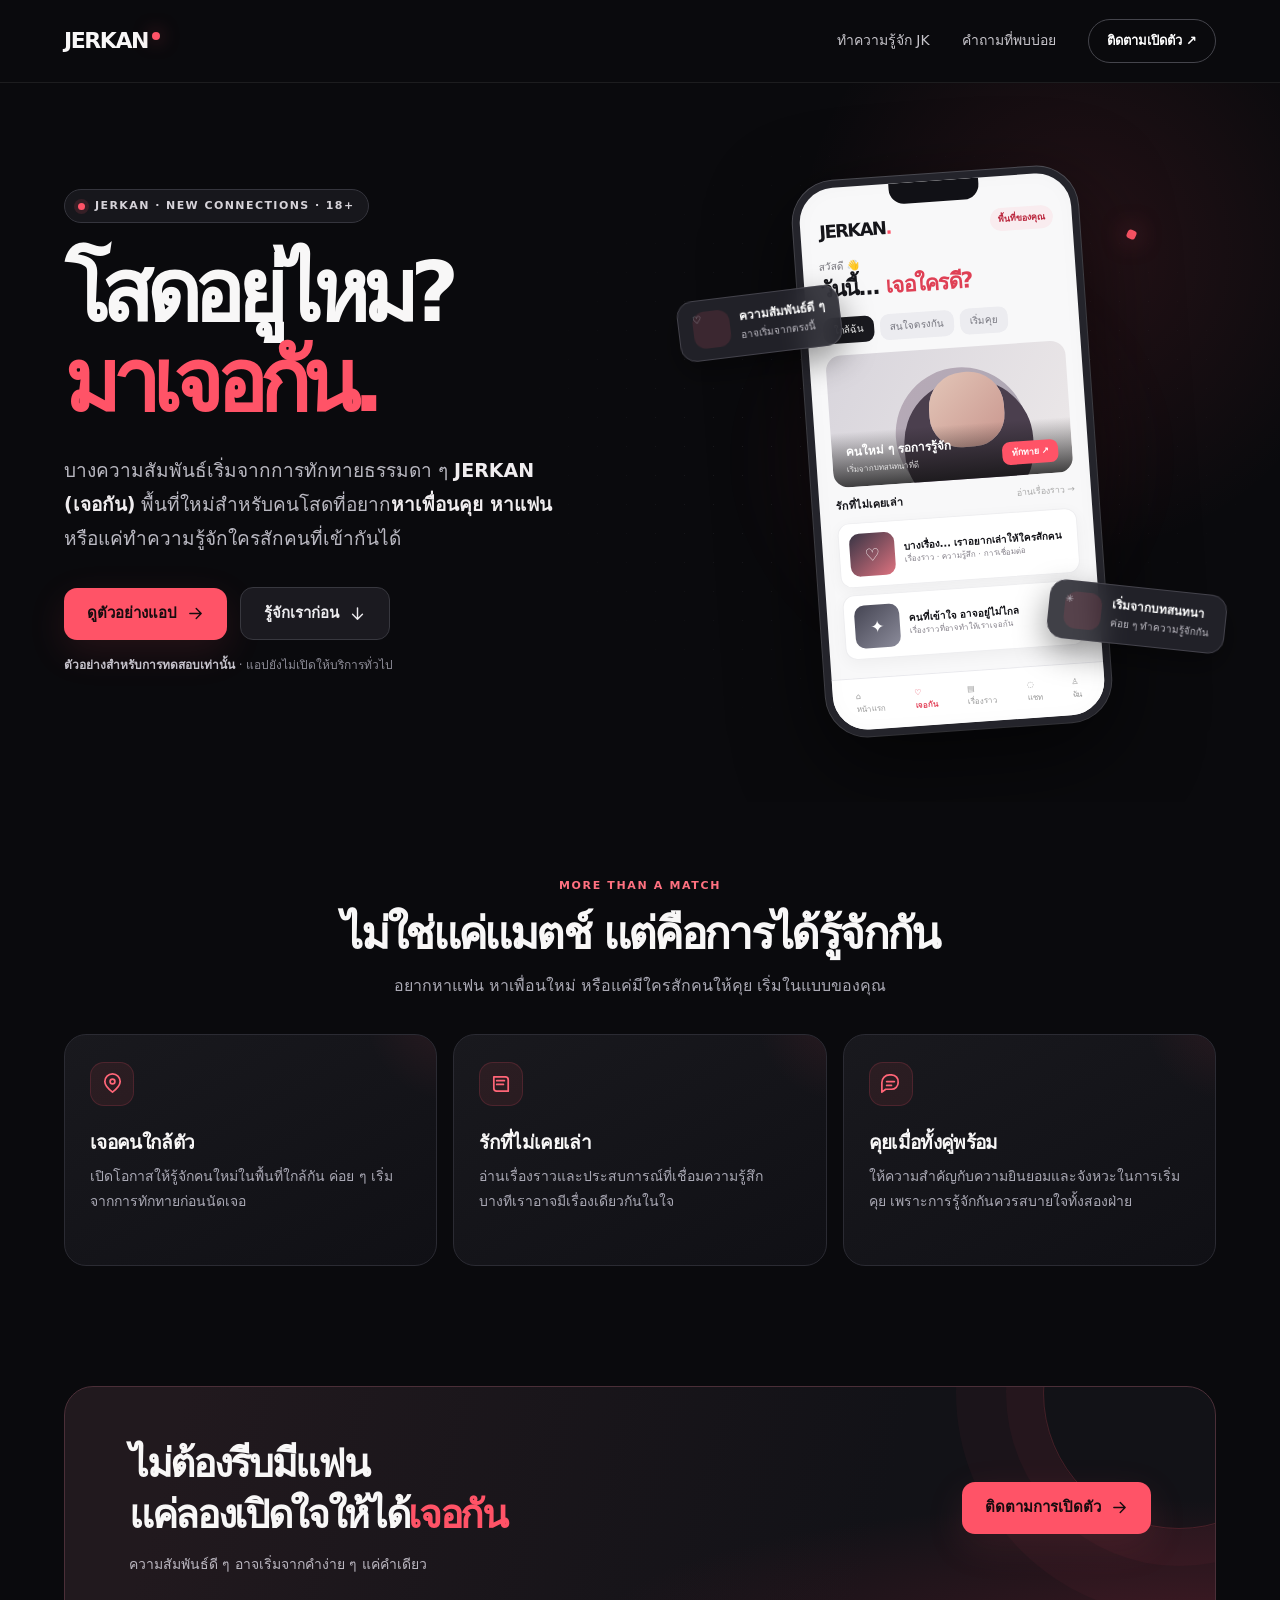
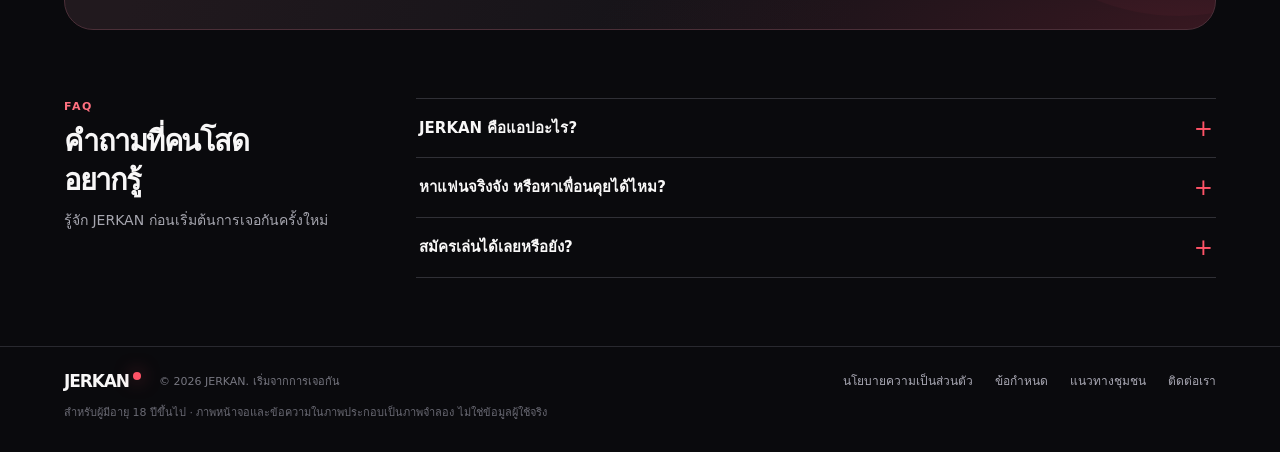
<file: landing/index.html>
<!doctype html>
<html lang="th">
<head>
  <meta charset="utf-8">
  <meta name="viewport" content="width=device-width,initial-scale=1,viewport-fit=cover">
  <meta name="theme-color" content="#0a0a0d">
  <meta name="color-scheme" content="dark">
  <meta name="description" content="JERKAN (เจอกัน) พื้นที่ใหม่สำหรับคนโสด หาเพื่อนคุย หาแฟน และทำความรู้จักคนใหม่ใกล้ตัว เริ่มความสัมพันธ์จากบทสนทนา เรื่องราว และความเข้าใจ สำหรับผู้มีอายุ 18 ปีขึ้นไป">
  <meta name="keywords" content="แอปหาคู่,หาแฟน,คนโสด,หาเพื่อนคุย,แอปหาแฟน,แอพหาคู่,คนโสดใกล้ฉัน,หาเพื่อนใหม่,หาคู่จริงจัง,หาแฟนออนไลน์,แชทหาเพื่อน,พูดคุยกับคนใหม่,เจอกัน,JERKAN,JK">
  <meta name="author" content="JERKAN">
  <meta name="robots" content="index,follow,max-image-preview:large">
  <meta name="googlebot" content="index,follow">
  <meta property="og:locale" content="th_TH">
  <meta property="og:type" content="website">
  <meta property="og:site_name" content="JERKAN">
  <meta property="og:title" content="JERKAN — โสดอยู่ไหม? มาเจอกัน">
  <meta property="og:description" content="แอปหาเพื่อนคุย หาแฟน และทำความรู้จักคนใหม่ ที่ให้ความสำคัญกับบทสนทนา ไม่ใช่แค่การ Match">
  <meta property="og:url" content="https://peeradons.github.io/jk-live/landing/">
  <meta property="og:image" content="https://peeradons.github.io/jk-live/landing/og-cover.svg">
  <meta property="og:image:width" content="1200">
  <meta property="og:image:height" content="630">
  <meta property="og:image:alt" content="JERKAN โสดอยู่ไหม มาเจอกัน">
  <meta name="twitter:card" content="summary_large_image">
  <meta name="twitter:title" content="JERKAN — โสดอยู่ไหม? มาเจอกัน">
  <meta name="twitter:description" content="พื้นที่สำหรับคนโสด หาเพื่อนคุย หาแฟน และความสัมพันธ์ที่เริ่มจากบทสนทนา">
  <meta name="twitter:image" content="https://peeradons.github.io/jk-live/landing/og-cover.svg">
  <link rel="canonical" href="https://peeradons.github.io/jk-live/landing/">
  <link rel="icon" type="image/svg+xml" href="./favicon.svg">
  <title>JERKAN (เจอกัน) — แอปหาคู่ หาแฟน หาเพื่อนคุยสำหรับคนโสด</title>
  <script type="application/ld+json">
    {"@context":"https://schema.org","@graph":[{"@type":"Organization","@id":"https://peeradons.github.io/jk-live/landing/#organization","name":"JERKAN","alternateName":["JK","เจอกัน"],"url":"https://peeradons.github.io/jk-live/landing/","logo":"https://peeradons.github.io/jk-live/landing/favicon.svg","email":"hello@jerkan.app"},{"@type":"WebSite","@id":"https://peeradons.github.io/jk-live/landing/#website","name":"JERKAN — เจอกัน","url":"https://peeradons.github.io/jk-live/landing/","inLanguage":"th-TH","description":"พื้นที่สำหรับคนโสด หาเพื่อนคุย หาแฟน และเริ่มบทสนทนากับคนใหม่","publisher":{"@id":"https://peeradons.github.io/jk-live/landing/#organization"}},{"@type":"WebPage","@id":"https://peeradons.github.io/jk-live/landing/#webpage","url":"https://peeradons.github.io/jk-live/landing/","name":"JERKAN แอปหาคู่ หาแฟน หาเพื่อนคุย","inLanguage":"th-TH","isPartOf":{"@id":"https://peeradons.github.io/jk-live/landing/#website"},"description":"แอปสำหรับคนโสดที่อยากหาเพื่อนคุย หาแฟน และทำความรู้จักคนใหม่"}]}
  </script>
  <style>
    :root{--bg:#0a0a0d;--panel:#131318;--panel2:#1b1b21;--line:#303037;--muted:#a8a8b2;--white:#f8f7f7;--coral:#ff5367;--coral2:#ff7180;--max:1152px}
    *{box-sizing:border-box}html{scroll-behavior:smooth}body{margin:0;background:var(--bg);color:var(--white);font-family:ui-sans-serif,system-ui,-apple-system,"Segoe UI",Tahoma,sans-serif;-webkit-font-smoothing:antialiased;overflow-x:hidden;font-size:16px;line-height:1.65}a{color:inherit;text-decoration:none}button{font:inherit}a:focus-visible,summary:focus-visible,button:focus-visible{outline:3px solid var(--coral2);outline-offset:4px;border-radius:6px}::selection{background:#ff5367;color:#0c0c0f}img,svg{max-width:100%}section{scroll-margin-top:80px}
    .container{width:min(var(--max),calc(100% - 48px));margin:auto}.skip{position:absolute;z-index:200;top:-100px;left:15px;background:#fff;color:#000;padding:12px 18px}.skip:focus{top:14px}
    .top{position:relative;z-index:12;border-bottom:1px solid rgba(255,255,255,.08)}.nav{min-height:82px;display:flex;align-items:center;justify-content:space-between;gap:20px}.brand{display:inline-flex;align-items:center;font-weight:850;font-size:22px;letter-spacing:-.065em;white-space:nowrap;line-height:1}.brand .mark{display:inline-block;width:8px;height:8px;margin:0 0 11px 4px;border-radius:100%;background:var(--coral);box-shadow:0 0 18px #ff536790}.navlinks{display:flex;align-items:center;gap:32px;color:#c7c5cb;font-size:14px}.navlinks a:not(.small-cta):hover{color:#fff}.small-cta{border:1px solid #45454c;border-radius:99px;padding:10px 18px;color:#fff;font-size:13px;font-weight:700;transition:background .2s,border-color .2s}.small-cta:hover{background:#24242a;border-color:#72727d}
    .hero{position:relative;isolation:isolate;padding:75px 0 58px;overflow:hidden}.hero:before{content:"";position:absolute;z-index:-2;top:-230px;right:-180px;width:760px;height:800px;background:radial-gradient(closest-side,#ff53671c,transparent 75%);pointer-events:none}.hero:after{content:"";position:absolute;z-index:-2;top:30px;left:41%;width:740px;height:640px;opacity:.36;background-image:radial-gradient(#606069 0.8px,transparent .8px);background-size:29px 29px;mask-image:radial-gradient(ellipse,black,transparent 72%);pointer-events:none}.hero-grid{display:grid;grid-template-columns:minmax(0,1fr) minmax(400px,.96fr);gap:34px;align-items:center;min-height:560px}.copy{position:relative;z-index:3;padding-bottom:25px}.eyebrow{display:inline-flex;align-items:center;gap:10px;padding:7px 13px;border:1px solid #35353d;border-radius:99px;color:#d6d3d9;letter-spacing:.13em;font-size:11px;font-weight:700;text-transform:uppercase;background:#17171c}.live-dot{width:7px;height:7px;background:var(--coral);border-radius:50%;box-shadow:0 0 0 4px #ff536722;animation:pulse 2.8s ease-in-out infinite}@keyframes pulse{50%{box-shadow:0 0 0 7px #ff536708;opacity:.7}}h1{font-weight:850;font-size:clamp(54px,6.6vw,94px);letter-spacing:-.09em;line-height:1.06;margin:25px 0}.heading-accent{color:var(--coral);display:inline-block}.sub{font-size:clamp(16px,1.55vw,19px);line-height:1.8;color:#bab9c2;max-width:510px;margin:0 0 32px}.actions{display:flex;align-items:center;gap:13px;flex-wrap:wrap}.btn{display:inline-flex;justify-content:center;align-items:center;gap:10px;min-height:52px;padding:13px 23px;border-radius:13px;font-weight:750;font-size:15px;white-space:nowrap;transition:transform .22s,box-shadow .22s,background .22s}.btn:hover{transform:translateY(-2px)}.btn-primary{background:var(--coral);color:#170c0f;box-shadow:0 12px 38px #ff53671e}.btn-primary:hover{background:#ff7180;box-shadow:0 15px 40px #ff536738}.btn-ghost{background:#1b1a20;border:1px solid #38383f;color:#ecebee}.btn-ghost:hover{background:#292830}.arrow{width:17px;height:17px;stroke:currentColor;stroke-width:2;fill:none;stroke-linecap:round;stroke-linejoin:round}.status-note{margin-top:16px;font-size:12px;color:#8e8d98}.status-note strong{color:#c6c3cc;font-weight:600}
    .visual{height:586px;position:relative;display:grid;place-items:center;transform:translateX(10px)}.phone-glow{width:430px;height:430px;position:absolute;top:86px;left:50%;transform:translateX(-50%);border-radius:100%;background:radial-gradient(circle,#ff53671e,transparent 69%);filter:blur(22px)}.phone{width:286px;height:557px;background:#f8f8f9;color:#15151a;border:7px solid #24242b;border-radius:42px;box-shadow:0 28px 85px #0000009c,0 0 0 1px #56565e;overflow:hidden;position:relative;transform:rotate(-4deg);animation:float 7s ease-in-out infinite}.phone:after{content:"";position:absolute;inset:0;pointer-events:none;border-radius:35px;box-shadow:inset 0 0 20px #00000006}@keyframes float{50%{transform:rotate(-2deg) translateY(-9px)}}.island{width:90px;height:21px;background:#111116;border-radius:0 0 15px 15px;position:absolute;top:0;left:50%;transform:translateX(-50%);z-index:2}.phone-head{padding:29px 19px 10px;display:flex;justify-content:space-between;align-items:center}.phone-logo{font-weight:900;font-size:18px;letter-spacing:-.09em}.phone-badge{font-size:9px;padding:4px 8px;background:#ff536713;color:#ba243b;border-radius:99px;font-weight:800}.phone-content{padding:0 16px}.phone-greet{font-size:10px;color:#78777e;margin:2px 0 1px}.phone-title{font-size:22px;font-weight:850;letter-spacing:-.065em;line-height:1.3;margin:0 0 13px}.phone-title span{color:#df4055}.phone-tabs{display:flex;gap:6px;margin-bottom:12px}.ptab{font-size:10px;padding:5px 10px;border-radius:9px;background:#ececf0;color:#75757e}.ptab:first-child{color:#fff;background:#19191e}.person{position:relative;height:132px;background:linear-gradient(120deg,#d8d5dc,#ece8e9);border-radius:15px;overflow:hidden;display:flex;align-items:flex-end;margin-bottom:9px}.person:before{content:"";position:absolute;width:132px;height:132px;border-radius:100%;background:linear-gradient(135deg,#b8aab7,#a8a6b2);left:65px;top:20px}.person:after{content:"";position:absolute;width:75px;height:75px;background:linear-gradient(135deg,#e3c6b8,#c9968e);border-radius:47% 47% 42% 42%;top:25px;left:100px;box-shadow:0 35px 0 27px #4b3f4e}.person-overlay{position:relative;z-index:1;width:100%;padding:11px 14px;background:linear-gradient(transparent,#111111c7);color:#fff;display:flex;justify-content:space-between;align-items:end}.person-name{font-size:12px;font-weight:750}.person-small{font-size:8px;opacity:.8}.person-hello{display:block;background:#ff5367;color:white;padding:4px 9px;border-radius:8px;font-size:9px;font-weight:800}.phone-section-title{font-weight:800;font-size:11px;margin:10px 0 8px;display:flex;justify-content:space-between}.phone-section-title span{color:#aaa;font-weight:500;font-size:9px}.story{padding:10px;background:white;border-radius:12px;box-shadow:0 4px 15px #0000000b;display:flex;align-items:center;gap:9px;border:1px solid #eeeef0}.story-art{width:45px;height:43px;border-radius:10px;background:linear-gradient(140deg,#393545,#dd727f);display:flex;align-items:center;justify-content:center;font-size:17px;color:#fff}.story-info{flex:1;min-width:0}.story-name{font-size:10px;font-weight:750;line-height:1.3}.story-meta{font-size:8px;color:#85818a}.phone-bottom{position:absolute;bottom:0;width:100%;display:flex;justify-content:space-around;background:#fff;border-top:1px solid #e9e9ed;padding:11px 8px 14px;font-size:8px;color:#999}.phone-bottom .active{color:#e23f56;font-weight:800}.floating{position:absolute;z-index:4;background:#24242cde;backdrop-filter:blur(14px);-webkit-backdrop-filter:blur(14px);border:1px solid #43424b;border-radius:16px;box-shadow:0 13px 32px #0006;display:flex;align-items:center;gap:10px;animation:floatcard 7s ease-in-out infinite}.float-left{left:0;top:135px;padding:11px 14px;transform:rotate(-7deg)}.float-right{right:0;bottom:98px;padding:10px 15px;transform:rotate(6deg);animation-delay:-2.8s}.bubble-icon{width:37px;height:37px;display:grid;place-items:center;background:#ff53671e;color:#ff7787;border-radius:12px;font-size:19px}.floating strong{display:block;font-size:12px;color:white}.floating span{display:block;font-size:10px;color:#bdbbc3}@keyframes floatcard{50%{translate:0 -9px}}.micro{position:absolute;width:9px;height:9px;background:#ff5667;top:72px;right:90px;border-radius:3px;transform:rotate(24deg);box-shadow:0 0 25px #ff5367aa}
    .section{padding:75px 0}.section-top{text-align:center;margin:0 auto 34px;max-width:650px}.section-kicker{font-size:11px;color:var(--coral2);font-weight:800;letter-spacing:.15em;text-transform:uppercase}.section h2{font-size:clamp(28px,3.8vw,44px);line-height:1.23;letter-spacing:-.06em;margin:12px 0 12px;font-weight:800}.section-top p{margin:0;color:#aaa9b4}.features{display:grid;grid-template-columns:repeat(3,minmax(0,1fr));gap:16px}.feature{padding:27px 25px 26px;border:1px solid #2b2b33;border-radius:22px;background:linear-gradient(150deg,#19191e,#101015);min-height:232px;position:relative;overflow:hidden;transition:transform .2s,border-color .2s}.feature:hover{transform:translateY(-4px);border-color:#5e434b}.feature:before{content:"";position:absolute;width:180px;height:180px;right:-108px;top:-112px;background:radial-gradient(circle,#ff536719,transparent 70%)}.f-icon{display:grid;place-items:center;width:44px;height:44px;border-radius:14px;background:#ff536715;color:#ff6577;margin-bottom:24px;border:1px solid #ff53672a}.f-icon svg{width:23px;height:23px;stroke:currentColor;stroke-width:1.8;fill:none;stroke-linejoin:round;stroke-linecap:round}.feature h3{font-size:19px;letter-spacing:-.035em;line-height:1.35;margin:0 0 9px}.feature p{font-size:14px;color:#aaa9b5;line-height:1.8;margin:0}.feature em{font-style:normal;color:#ddd}
    .manifesto{padding:45px 0 68px}.manifesto-card{min-height:244px;position:relative;overflow:hidden;border:1px solid #4b2f38;border-radius:29px;padding:42px clamp(25px,5vw,70px);background:radial-gradient(ellipse at 100% 100%,#70202f66,transparent 38%),linear-gradient(105deg,#21191e 10%,#121217 70%);display:flex;align-items:center;justify-content:space-between;gap:26px}.manifesto-card:after{content:"";position:absolute;width:270px;height:270px;border:1px solid #ff536735;border-radius:50%;right:-100px;top:-130px;box-shadow:0 0 0 37px #ff53670b,0 0 0 87px #ff53670a;pointer-events:none}.manifesto h2{max-width:620px;margin:0 0 12px;font-size:clamp(27px,3.3vw,39px);letter-spacing:-.06em;line-height:1.3}.manifesto p{margin:0;color:#bbb7c0;font-size:14px}.manifesto .btn{position:relative;z-index:1}
    .faq{padding:0 0 68px}.faq-grid{display:grid;grid-template-columns:300px 1fr;gap:52px;align-items:start}.faq h2{font-size:29px;line-height:1.35;margin:6px 0 9px;letter-spacing:-.05em}.faq .faq-intro{font-size:14px;color:#a7a7b0;margin:0}.faq-list{border-top:1px solid #303036}.faq details{border-bottom:1px solid #303036}.faq summary{list-style:none;cursor:pointer;display:flex;align-items:center;justify-content:space-between;gap:20px;font-size:15px;font-weight:680;padding:17px 3px}.faq summary::-webkit-details-marker{display:none}.faq summary:after{content:"+";color:var(--coral);font-size:23px;font-weight:400;line-height:1}.faq details[open] summary:after{content:"−"}.faq details p{color:#b4b1bb;font-size:14px;margin:0 30px 20px 3px;line-height:1.8}
    .footer{border-top:1px solid #29292f;padding:25px 0 30px}.footer-row{display:flex;justify-content:space-between;align-items:center;gap:24px;flex-wrap:wrap}.foot-left{display:flex;align-items:center;gap:18px}.foot-left .brand{font-size:17px}.foot-copy{font-size:11px;color:#777781}.foot-links{display:flex;gap:22px;flex-wrap:wrap;font-size:12px;color:#aaa9b5}.foot-links a:hover{color:#fff}.footer-note{color:#696973;font-size:11px;margin-top:12px}
    .reveal{opacity:1;transform:none}.reveal.show{animation:revealup .6s ease both}@keyframes revealup{from{opacity:.55;transform:translateY(14px)}to{opacity:1;transform:translateY(0)}}
    @media(max-width:950px){.hero-grid{grid-template-columns:1fr 350px;gap:10px}.visual{transform:translateX(12px) scale(.9);transform-origin:center center}.floating.float-left{left:-32px}.floating.float-right{right:-27px}.copy h1{font-size:clamp(54px,7vw,76px)}.faq-grid{grid-template-columns:240px 1fr;gap:30px}}
    @media(max-width:700px){.container{width:min(100% - 34px,var(--max))}.nav{min-height:70px}.navlinks{gap:14px}.navlinks>a:not(.small-cta){display:none}.hero{padding:36px 0 12px}.hero-grid{grid-template-columns:1fr;gap:7px;min-height:0}.copy{text-align:center;padding:0}.eyebrow{font-size:10px}.copy h1{font-size:clamp(54px,13.1vw,82px);margin:20px 0 17px}.copy .sub{max-width:540px;margin:0 auto 23px;font-size:16px}.actions{justify-content:center}.status-note{margin-top:13px}.visual{width:100%;height:535px;transform:none;margin:auto;overflow:visible}.phone{transform:rotate(-4deg) scale(.82);animation:floatmobile 7s ease-in-out infinite;transform-origin:center center}.float-left{left:max(0px,calc(50% - 188px));top:94px}.float-right{right:max(0px,calc(50% - 194px));bottom:73px}.micro{right:calc(50% - 130px)}@keyframes floatmobile{50%{transform:rotate(-2deg) translateY(-8px) scale(.82)}}.phone-glow{top:18px}.section{padding:39px 0 55px}.section-top{margin-bottom:26px}.features{grid-template-columns:1fr;gap:12px}.feature{min-height:0;padding:22px 22px 23px;display:grid;grid-template-columns:46px 1fr;gap:0 15px}.feature .f-icon{grid-row:span 2;margin:0}.feature h3{margin:0 0 6px;font-size:18px}.feature p{grid-column:2;font-size:13px}.manifesto{padding:18px 0 49px}.manifesto-card{padding:31px 25px;display:block}.manifesto h2{font-size:29px}.manifesto p{margin-bottom:23px}.faq{padding-bottom:50px}.faq-grid{grid-template-columns:1fr;gap:16px}.faq h2{font-size:27px}.faq-intro{display:none}.footer-row{align-items:flex-start;gap:16px}.foot-left{display:block}.foot-copy{display:block;margin-top:8px}.foot-links{gap:13px 18px}}
    @media(max-width:370px){.container{width:calc(100% - 28px)}.copy h1{font-size:51px}.btn{font-size:13px;padding:12px 16px}.floating{scale:.86}.float-left{left:-12px}.float-right{right:-12px}.visual{height:510px}.phone{scale:.96;transform-origin:center}.nav .brand{font-size:20px}.small-cta{font-size:12px;padding:9px 13px}}
    @media(prefers-reduced-motion:reduce){html{scroll-behavior:auto}*,*:before,*:after{animation-duration:.01ms!important;animation-iteration-count:1!important;transition-duration:.01ms!important}.reveal{opacity:1;transform:none}}
  </style>
</head>
<body>
  <a class="skip" href="#main">ข้ามไปเนื้อหา</a>
  <header class="top"><nav class="nav container" aria-label="เมนูหลัก"><a href="#home" class="brand" aria-label="JERKAN กลับด้านบน">JERKAN<span class="mark" aria-hidden="true"></span></a><div class="navlinks"><a href="#how-it-works">ทำความรู้จัก JK</a><a href="#faq">คำถามที่พบบ่อย</a><a class="small-cta" href="mailto:hello@jerkan.app?subject=%E0%B8%AA%E0%B8%99%E0%B9%83%E0%B8%88%E0%B8%95%E0%B8%B4%E0%B8%94%E0%B8%95%E0%B8%B2%E0%B8%A1%20JERKAN">ติดตามเปิดตัว ↗</a></div></nav></header>
  <main id="main">
    <section class="hero" id="home" aria-labelledby="hero-title"><div class="container hero-grid">
      <div class="copy"><div class="eyebrow"><span class="live-dot" aria-hidden="true"></span> JERKAN · NEW CONNECTIONS · 18+</div><h1 id="hero-title">โสดอยู่ไหม?<br><span class="heading-accent">มาเจอกัน.</span></h1><p class="sub">บางความสัมพันธ์เริ่มจากการทักทายธรรมดา ๆ <strong style="color:#f0edef;font-weight:600">JERKAN (เจอกัน)</strong> พื้นที่ใหม่สำหรับคนโสดที่อยาก<strong style="font-weight:600;color:#f0edef">หาเพื่อนคุย หาแฟน</strong> หรือแค่ทำความรู้จักใครสักคนที่เข้ากันได้</p><div class="actions"><a class="btn btn-primary" href="https://jk-owner--jk-jerkan-preview.netlify.app/index.html" target="_blank" rel="noopener noreferrer" aria-label="ดูตัวอย่างแอป JERKAN เวอร์ชันทดสอบ เปิดแท็บใหม่">ดูตัวอย่างแอป <svg class="arrow" aria-hidden="true" viewBox="0 0 24 24"><path d="M4 12h16m-7-7 7 7-7 7"/></svg></a><a class="btn btn-ghost" href="#how-it-works">รู้จักเราก่อน <svg class="arrow" aria-hidden="true" viewBox="0 0 24 24"><path d="M12 4v16m-7-7 7 7 7-7"/></svg></a></div><p class="status-note"><strong>ตัวอย่างสำหรับการทดสอบเท่านั้น</strong> · แอปยังไม่เปิดให้บริการทั่วไป</p></div>
      <div class="visual" aria-label="ภาพจำลองหน้าตาของแอป JERKAN"><div class="phone-glow" aria-hidden="true"></div><div class="micro" aria-hidden="true"></div><div class="phone" aria-hidden="true"><div class="island"></div><div class="phone-head"><span class="phone-logo">JERKAN<span style="color:#ff5367">.</span></span><span class="phone-badge">พื้นที่ของคุณ</span></div><div class="phone-content"><div class="phone-greet">สวัสดี 👋</div><div class="phone-title">วันนี้... <span>เจอใครดี?</span></div><div class="phone-tabs"><span class="ptab">ใกล้ฉัน</span><span class="ptab">สนใจตรงกัน</span><span class="ptab">เริ่มคุย</span></div><div class="person"><div class="person-overlay"><div><div class="person-name">คนใหม่ ๆ รอการรู้จัก</div><div class="person-small">เริ่มจากบทสนทนาที่ดี</div></div><span class="person-hello">ทักทาย ↗</span></div></div><div class="phone-section-title">รักที่ไม่เคยเล่า <span>อ่านเรื่องราว →</span></div><div class="story"><div class="story-art">♡</div><div class="story-info"><div class="story-name">บางเรื่อง... เราอยากเล่าให้ใครสักคน</div><div class="story-meta">เรื่องราว · ความรู้สึก · การเชื่อมต่อ</div></div></div><div class="story" style="margin-top:7px"><div class="story-art" style="background:linear-gradient(140deg,#454553,#8b8b9a)">✦</div><div class="story-info"><div class="story-name">คนที่เข้าใจ อาจอยู่ไม่ไกล</div><div class="story-meta">เรื่องราวที่อาจทำให้เราเจอกัน</div></div></div></div><div class="phone-bottom"><span>⌂<br>หน้าแรก</span><span class="active">♡<br>เจอกัน</span><span>▤<br>เรื่องราว</span><span>◌<br>แชท</span><span>♙<br>ฉัน</span></div></div><div class="floating float-left" aria-hidden="true"><span class="bubble-icon">♡</span><div><strong>ความสัมพันธ์ดี ๆ</strong><span>อาจเริ่มจากตรงนี้</span></div></div><div class="floating float-right" aria-hidden="true"><span class="bubble-icon">✳</span><div><strong>เริ่มจากบทสนทนา</strong><span>ค่อย ๆ ทำความรู้จักกัน</span></div></div></div>
    </div></section>
    <section class="section" id="how-it-works" aria-labelledby="features-heading"><div class="container"><div class="section-top reveal"><div class="section-kicker">MORE THAN A MATCH</div><h2 id="features-heading">ไม่ใช่แค่แมตช์ แต่คือการได้รู้จักกัน</h2><p>อยากหาแฟน หาเพื่อนใหม่ หรือแค่มีใครสักคนให้คุย เริ่มในแบบของคุณ</p></div><div class="features"><article class="feature reveal"><div class="f-icon" aria-hidden="true"><svg viewBox="0 0 24 24"><path d="M20 10c0 5-8 11-8 11S4 15 4 10a8 8 0 1 1 16 0Z"/><circle cx="12" cy="10" r="2.5"/></svg></div><h3>เจอคนใกล้ตัว</h3><p>เปิดโอกาสให้รู้จักคนใหม่ในพื้นที่ใกล้กัน ค่อย ๆ เริ่มจากการทักทายก่อนนัดเจอ</p></article><article class="feature reveal"><div class="f-icon" aria-hidden="true"><svg viewBox="0 0 24 24"><path d="M4 5h12a3 3 0 0 1 3 3v12H7a3 3 0 0 1-3-3V5Zm3 4h8M7 13h7"/></svg></div><h3>รักที่ไม่เคยเล่า</h3><p>อ่านเรื่องราวและประสบการณ์ที่เชื่อมความรู้สึก บางทีเราอาจมีเรื่องเดียวกันในใจ</p></article><article class="feature reveal"><div class="f-icon" aria-hidden="true"><svg viewBox="0 0 24 24"><path d="M20 11a7 7 0 0 1-7 7H7l-4 3V11a8 8 0 0 1 8-8h2a7 7 0 0 1 7 8Z"/><path d="M8 10h8m-8 4h5"/></svg></div><h3>คุยเมื่อทั้งคู่พร้อม</h3><p>ให้ความสำคัญกับความยินยอมและจังหวะในการเริ่มคุย เพราะการรู้จักกันควรสบายใจทั้งสองฝ่าย</p></article></div></div></section>
    <section class="manifesto" aria-labelledby="manifesto-heading"><div class="container"><div class="manifesto-card reveal"><div><h2 id="manifesto-heading">ไม่ต้องรีบมีแฟน<br>แค่ลองเปิดใจให้ได้<span style="color:var(--coral)">เจอกัน</span></h2><p>ความสัมพันธ์ดี ๆ อาจเริ่มจากคำง่าย ๆ แค่คำเดียว</p></div><a class="btn btn-primary" href="mailto:hello@jerkan.app?subject=%E0%B8%82%E0%B8%AD%E0%B8%95%E0%B8%B4%E0%B8%94%E0%B8%95%E0%B8%B2%E0%B8%A1%E0%B8%81%E0%B8%B2%E0%B8%A3%E0%B9%80%E0%B8%9B%E0%B8%B4%E0%B8%94%E0%B8%95%E0%B8%B1%E0%B8%A7%20JERKAN">ติดตามการเปิดตัว <svg class="arrow" viewBox="0 0 24 24" aria-hidden="true"><path d="M4 12h16m-7-7 7 7-7 7"/></svg></a></div></div></section>
    <section class="faq" id="faq" aria-labelledby="faq-title"><div class="container faq-grid"><div class="reveal"><div class="section-kicker">FAQ</div><h2 id="faq-title">คำถามที่คนโสด<br>อยากรู้</h2><p class="faq-intro">รู้จัก JERKAN ก่อนเริ่มต้นการเจอกันครั้งใหม่</p></div><div class="faq-list reveal"><details><summary>JERKAN คือแอปอะไร?</summary><p>JERKAN หรือ JK (เจอกัน) คือโปรเจกต์แอปสังคมสำหรับผู้ใหญ่ที่สนใจหาเพื่อนคุย หาแฟน หาคู่ หรือทำความรู้จักคนใหม่ โดยให้ความสำคัญกับบทสนทนาและความยินยอมของผู้ใช้งาน</p></details><details><summary>หาแฟนจริงจัง หรือหาเพื่อนคุยได้ไหม?</summary><p>แนวคิดของ JK รองรับหลายจุดประสงค์ ทั้งหาเพื่อนใหม่ หาเพื่อนคุยแก้เหงา และเริ่มความสัมพันธ์ที่จริงจัง โดยไม่รับประกันผลการจับคู่หรือการนัดพบ</p></details><details><summary>สมัครเล่นได้เลยหรือยัง?</summary><p>ณ ตอนนี้ JK ยังอยู่ระหว่างการพัฒนาและทดสอบ ไม่ได้เปิดใช้งานทั่วไป หน้าแสดงตัวอย่างด้านบนเป็นสภาพแวดล้อมทดสอบเท่านั้น และการใช้งานจริงจะจำกัดผู้มีอายุ 18 ปีขึ้นไป</p></details></div></div></section>
  </main>
  <footer class="footer"><div class="container"><div class="footer-row"><div class="foot-left"><a href="#home" class="brand">JERKAN<span class="mark" aria-hidden="true"></span></a><span class="foot-copy">© <span id="year">2026</span> JERKAN. เริ่มจากการเจอกัน</span></div><nav class="foot-links" aria-label="ข้อมูลเว็บไซต์"><a href="./legal/privacy.html" target="_blank" rel="noopener noreferrer">นโยบายความเป็นส่วนตัว</a><a href="./legal/terms.html" target="_blank" rel="noopener noreferrer">ข้อกำหนด</a><a href="./legal/community-guidelines.html" target="_blank" rel="noopener noreferrer">แนวทางชุมชน</a><a href="mailto:hello@jerkan.app">ติดต่อเรา</a></nav></div><div class="footer-note">สำหรับผู้มีอายุ 18 ปีขึ้นไป · ภาพหน้าจอและข้อความในภาพประกอบเป็นภาพจำลอง ไม่ใช่ข้อมูลผู้ใช้จริง</div></div></footer>
  <script>
    document.getElementById('year').textContent=new Date().getFullYear();
    if('IntersectionObserver' in window && !matchMedia('(prefers-reduced-motion: reduce)').matches){
      const observer=new IntersectionObserver((entries)=>{for(const e of entries)if(e.isIntersecting){e.target.classList.add('show');observer.unobserve(e.target)}},{threshold:.08,rootMargin:'0px 0px 35px 0px'});
      document.querySelectorAll('.reveal').forEach(el=>observer.observe(el));
    }else document.querySelectorAll('.reveal').forEach(el=>el.classList.add('show'));
  </script>
</body>
</html>
</file>
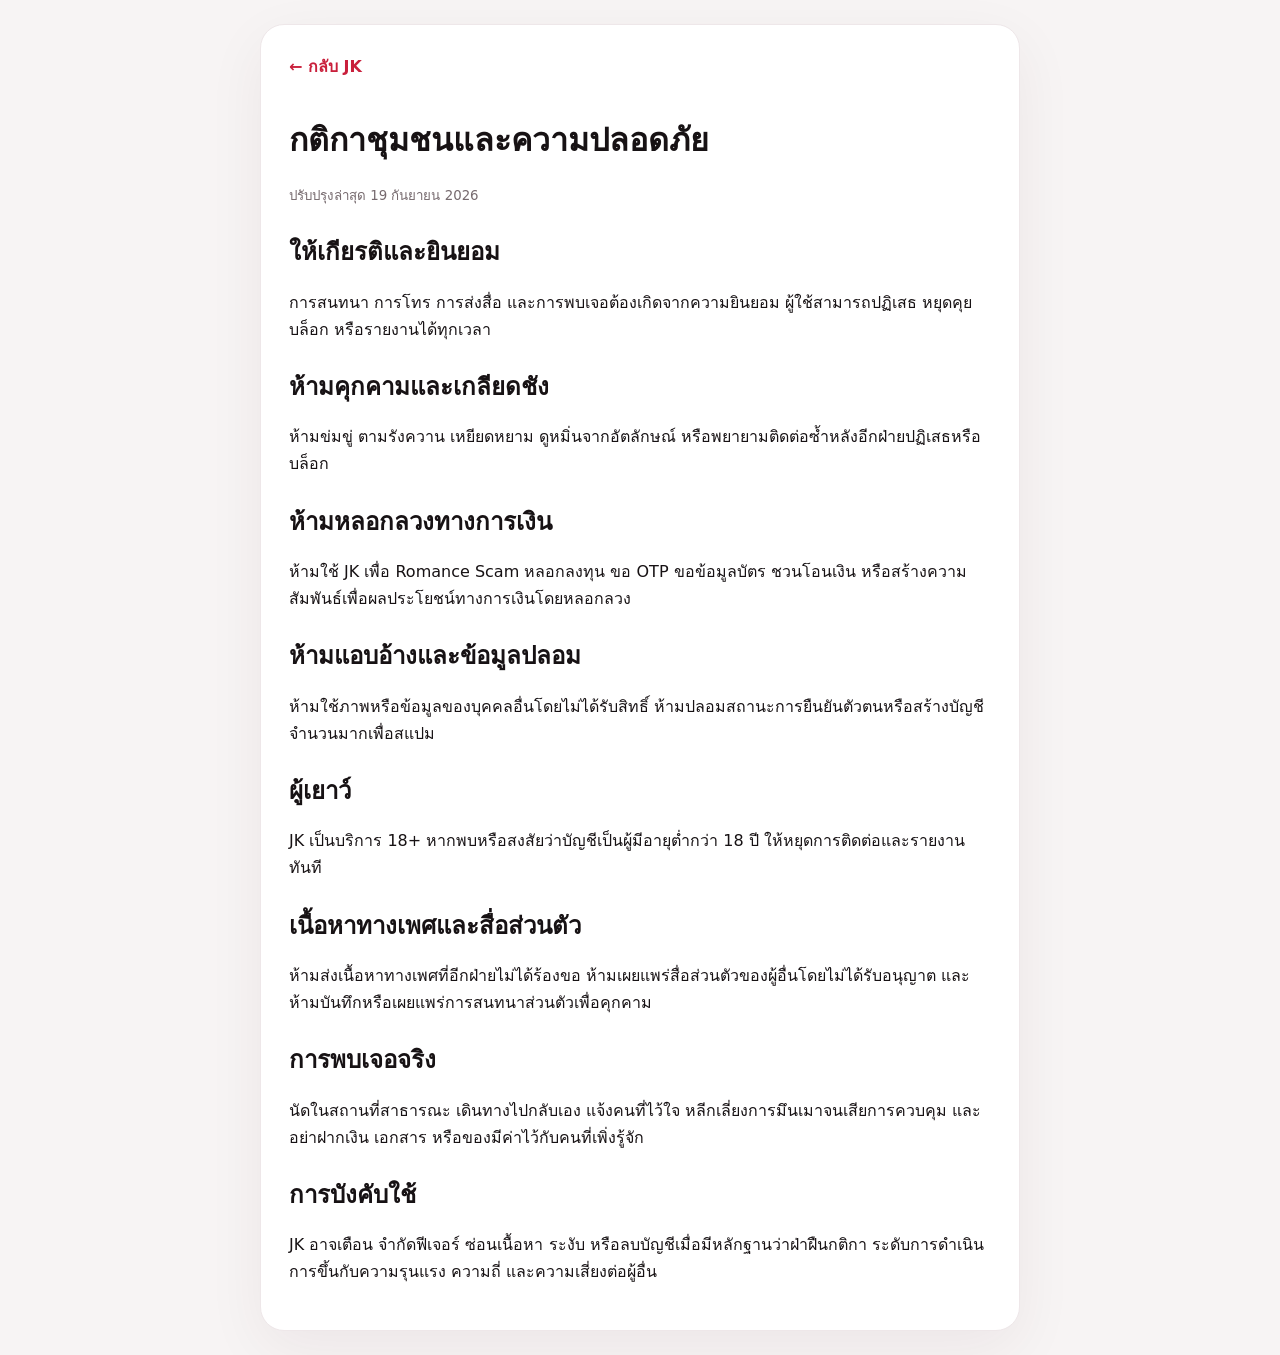
<file: landing/legal/community-guidelines.html>
<!doctype html>
<html lang="th">
<head>
<meta charset="utf-8">
<meta name="viewport" content="width=device-width,initial-scale=1,viewport-fit=cover">
<meta name="theme-color" content="#c91f3b">
<title>กติกาชุมชนและความปลอดภัย · JK JerKan</title>
<style>:root{font-family:"Noto Sans Thai","Leelawadee UI",system-ui,sans-serif;color:#171214;background:#f7f4f4}*{box-sizing:border-box}body{margin:0;padding:24px;background:#f7f4f4;line-height:1.7}main{max-width:760px;margin:auto;background:#fff;border:1px solid #eee7e9;border-radius:24px;padding:28px;box-shadow:0 18px 60px rgba(61,22,31,.06)}a{color:#c91f3b}h1{line-height:1.25}h2{margin-top:28px;line-height:1.35}small{color:#766a6e}.back{display:inline-block;margin-bottom:18px;text-decoration:none;font-weight:700}.note{padding:12px 14px;background:#fff7f8;border-radius:14px;border:1px solid #f3dfe4}</style>
</head>
<body><main>
<a class="back" href="../full.html?preview=1">← กลับ JK</a>
<h1>กติกาชุมชนและความปลอดภัย</h1>
<small>ปรับปรุงล่าสุด 19 กันยายน 2026</small>
<h2>ให้เกียรติและยินยอม</h2><p>การสนทนา การโทร การส่งสื่อ และการพบเจอต้องเกิดจากความยินยอม ผู้ใช้สามารถปฏิเสธ หยุดคุย บล็อก หรือรายงานได้ทุกเวลา</p>
<h2>ห้ามคุกคามและเกลียดชัง</h2><p>ห้ามข่มขู่ ตามรังควาน เหยียดหยาม ดูหมิ่นจากอัตลักษณ์ หรือพยายามติดต่อซ้ำหลังอีกฝ่ายปฏิเสธหรือบล็อก</p>
<h2>ห้ามหลอกลวงทางการเงิน</h2><p>ห้ามใช้ JK เพื่อ Romance Scam หลอกลงทุน ขอ OTP ขอข้อมูลบัตร ชวนโอนเงิน หรือสร้างความสัมพันธ์เพื่อผลประโยชน์ทางการเงินโดยหลอกลวง</p>
<h2>ห้ามแอบอ้างและข้อมูลปลอม</h2><p>ห้ามใช้ภาพหรือข้อมูลของบุคคลอื่นโดยไม่ได้รับสิทธิ์ ห้ามปลอมสถานะการยืนยันตัวตนหรือสร้างบัญชีจำนวนมากเพื่อสแปม</p>
<h2>ผู้เยาว์</h2><p>JK เป็นบริการ 18+ หากพบหรือสงสัยว่าบัญชีเป็นผู้มีอายุต่ำกว่า 18 ปี ให้หยุดการติดต่อและรายงานทันที</p>
<h2>เนื้อหาทางเพศและสื่อส่วนตัว</h2><p>ห้ามส่งเนื้อหาทางเพศที่อีกฝ่ายไม่ได้ร้องขอ ห้ามเผยแพร่สื่อส่วนตัวของผู้อื่นโดยไม่ได้รับอนุญาต และห้ามบันทึกหรือเผยแพร่การสนทนาส่วนตัวเพื่อคุกคาม</p>
<h2>การพบเจอจริง</h2><p>นัดในสถานที่สาธารณะ เดินทางไปกลับเอง แจ้งคนที่ไว้ใจ หลีกเลี่ยงการมึนเมาจนเสียการควบคุม และอย่าฝากเงิน เอกสาร หรือของมีค่าไว้กับคนที่เพิ่งรู้จัก</p>
<h2>การบังคับใช้</h2><p>JK อาจเตือน จำกัดฟีเจอร์ ซ่อนเนื้อหา ระงับ หรือลบบัญชีเมื่อมีหลักฐานว่าฝ่าฝืนกติกา ระดับการดำเนินการขึ้นกับความรุนแรง ความถี่ และความเสี่ยงต่อผู้อื่น</p>
</main></body></html>
</file>
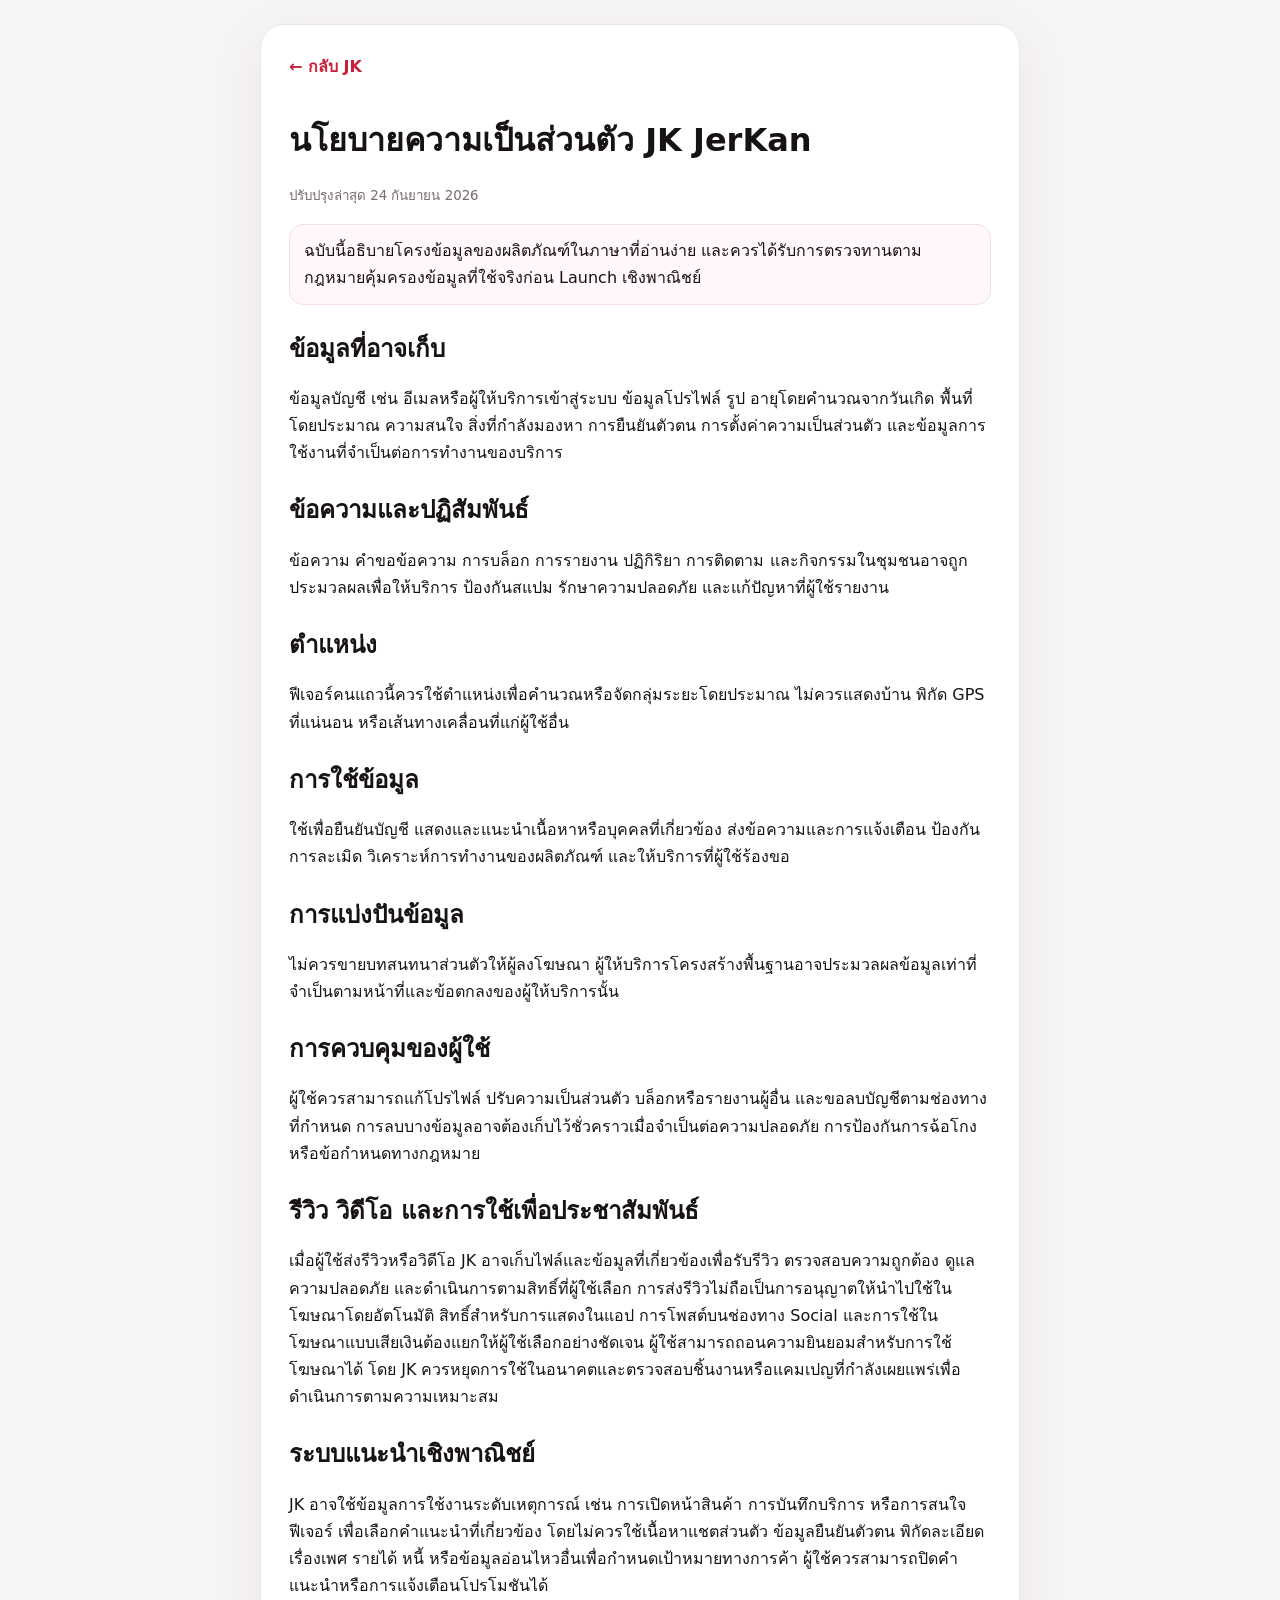
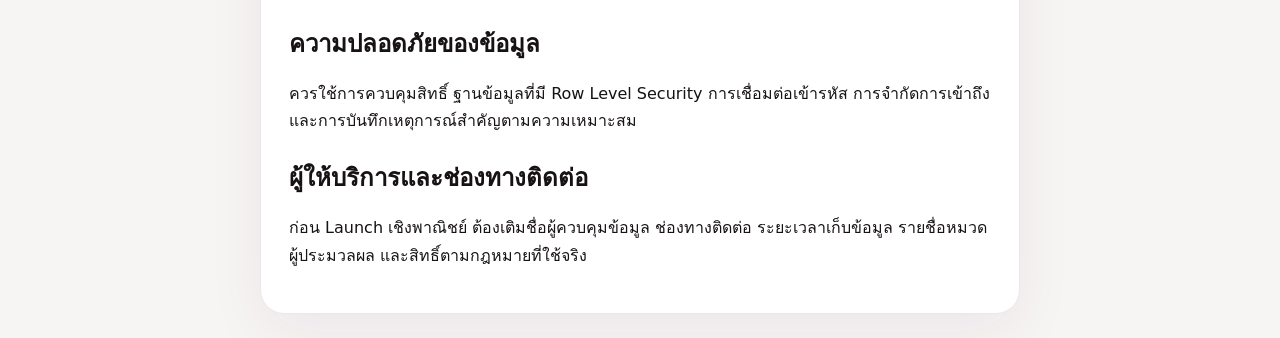
<file: landing/legal/privacy.html>
<!doctype html>
<html lang="th">
<head>
<meta charset="utf-8">
<meta name="viewport" content="width=device-width,initial-scale=1,viewport-fit=cover">
<meta name="theme-color" content="#c91f3b">
<title>นโยบายความเป็นส่วนตัว · JK JerKan</title>
<style>:root{font-family:"Noto Sans Thai","Leelawadee UI",system-ui,sans-serif;color:#171214;background:#f7f4f4}*{box-sizing:border-box}body{margin:0;padding:24px;background:#f7f4f4;line-height:1.7}main{max-width:760px;margin:auto;background:#fff;border:1px solid #eee7e9;border-radius:24px;padding:28px;box-shadow:0 18px 60px rgba(61,22,31,.06)}a{color:#c91f3b}h1{line-height:1.25}h2{margin-top:28px;line-height:1.35}small{color:#766a6e}.back{display:inline-block;margin-bottom:18px;text-decoration:none;font-weight:700}.note{padding:12px 14px;background:#fff7f8;border-radius:14px;border:1px solid #f3dfe4}</style>
</head>
<body><main>
<a class="back" href="../full.html?preview=1">← กลับ JK</a>
<h1>นโยบายความเป็นส่วนตัว JK JerKan</h1>
<small>ปรับปรุงล่าสุด 24 กันยายน 2026</small>
<p class="note">ฉบับนี้อธิบายโครงข้อมูลของผลิตภัณฑ์ในภาษาที่อ่านง่าย และควรได้รับการตรวจทานตามกฎหมายคุ้มครองข้อมูลที่ใช้จริงก่อน Launch เชิงพาณิชย์</p>
<h2>ข้อมูลที่อาจเก็บ</h2><p>ข้อมูลบัญชี เช่น อีเมลหรือผู้ให้บริการเข้าสู่ระบบ ข้อมูลโปรไฟล์ รูป อายุโดยคำนวณจากวันเกิด พื้นที่โดยประมาณ ความสนใจ สิ่งที่กำลังมองหา การยืนยันตัวตน การตั้งค่าความเป็นส่วนตัว และข้อมูลการใช้งานที่จำเป็นต่อการทำงานของบริการ</p>
<h2>ข้อความและปฏิสัมพันธ์</h2><p>ข้อความ คำขอข้อความ การบล็อก การรายงาน ปฏิกิริยา การติดตาม และกิจกรรมในชุมชนอาจถูกประมวลผลเพื่อให้บริการ ป้องกันสแปม รักษาความปลอดภัย และแก้ปัญหาที่ผู้ใช้รายงาน</p>
<h2>ตำแหน่ง</h2><p>ฟีเจอร์คนแถวนี้ควรใช้ตำแหน่งเพื่อคำนวณหรือจัดกลุ่มระยะโดยประมาณ ไม่ควรแสดงบ้าน พิกัด GPS ที่แน่นอน หรือเส้นทางเคลื่อนที่แก่ผู้ใช้อื่น</p>
<h2>การใช้ข้อมูล</h2><p>ใช้เพื่อยืนยันบัญชี แสดงและแนะนำเนื้อหาหรือบุคคลที่เกี่ยวข้อง ส่งข้อความและการแจ้งเตือน ป้องกันการละเมิด วิเคราะห์การทำงานของผลิตภัณฑ์ และให้บริการที่ผู้ใช้ร้องขอ</p>
<h2>การแบ่งปันข้อมูล</h2><p>ไม่ควรขายบทสนทนาส่วนตัวให้ผู้ลงโฆษณา ผู้ให้บริการโครงสร้างพื้นฐานอาจประมวลผลข้อมูลเท่าที่จำเป็นตามหน้าที่และข้อตกลงของผู้ให้บริการนั้น</p>
<h2>การควบคุมของผู้ใช้</h2><p>ผู้ใช้ควรสามารถแก้โปรไฟล์ ปรับความเป็นส่วนตัว บล็อกหรือรายงานผู้อื่น และขอลบบัญชีตามช่องทางที่กำหนด การลบบางข้อมูลอาจต้องเก็บไว้ชั่วคราวเมื่อจำเป็นต่อความปลอดภัย การป้องกันการฉ้อโกง หรือข้อกำหนดทางกฎหมาย</p>
<h2>รีวิว วิดีโอ และการใช้เพื่อประชาสัมพันธ์</h2><p>เมื่อผู้ใช้ส่งรีวิวหรือวิดีโอ JK อาจเก็บไฟล์และข้อมูลที่เกี่ยวข้องเพื่อรับรีวิว ตรวจสอบความถูกต้อง ดูแลความปลอดภัย และดำเนินการตามสิทธิ์ที่ผู้ใช้เลือก การส่งรีวิวไม่ถือเป็นการอนุญาตให้นำไปใช้ในโฆษณาโดยอัตโนมัติ สิทธิ์สำหรับการแสดงในแอป การโพสต์บนช่องทาง Social และการใช้ในโฆษณาแบบเสียเงินต้องแยกให้ผู้ใช้เลือกอย่างชัดเจน ผู้ใช้สามารถถอนความยินยอมสำหรับการใช้โฆษณาได้ โดย JK ควรหยุดการใช้ในอนาคตและตรวจสอบชิ้นงานหรือแคมเปญที่กำลังเผยแพร่เพื่อดำเนินการตามความเหมาะสม</p>
<h2>ระบบแนะนำเชิงพาณิชย์</h2><p>JK อาจใช้ข้อมูลการใช้งานระดับเหตุการณ์ เช่น การเปิดหน้าสินค้า การบันทึกบริการ หรือการสนใจฟีเจอร์ เพื่อเลือกคำแนะนำที่เกี่ยวข้อง โดยไม่ควรใช้เนื้อหาแชตส่วนตัว ข้อมูลยืนยันตัวตน พิกัดละเอียด เรื่องเพศ รายได้ หนี้ หรือข้อมูลอ่อนไหวอื่นเพื่อกำหนดเป้าหมายทางการค้า ผู้ใช้ควรสามารถปิดคำแนะนำหรือการแจ้งเตือนโปรโมชันได้</p>
<h2>ความปลอดภัยของข้อมูล</h2><p>ควรใช้การควบคุมสิทธิ์ ฐานข้อมูลที่มี Row Level Security การเชื่อมต่อเข้ารหัส การจำกัดการเข้าถึง และการบันทึกเหตุการณ์สำคัญตามความเหมาะสม</p>
<h2>ผู้ให้บริการและช่องทางติดต่อ</h2><p>ก่อน Launch เชิงพาณิชย์ ต้องเติมชื่อผู้ควบคุมข้อมูล ช่องทางติดต่อ ระยะเวลาเก็บข้อมูล รายชื่อหมวดผู้ประมวลผล และสิทธิ์ตามกฎหมายที่ใช้จริง</p>
</main></body></html>
</file>
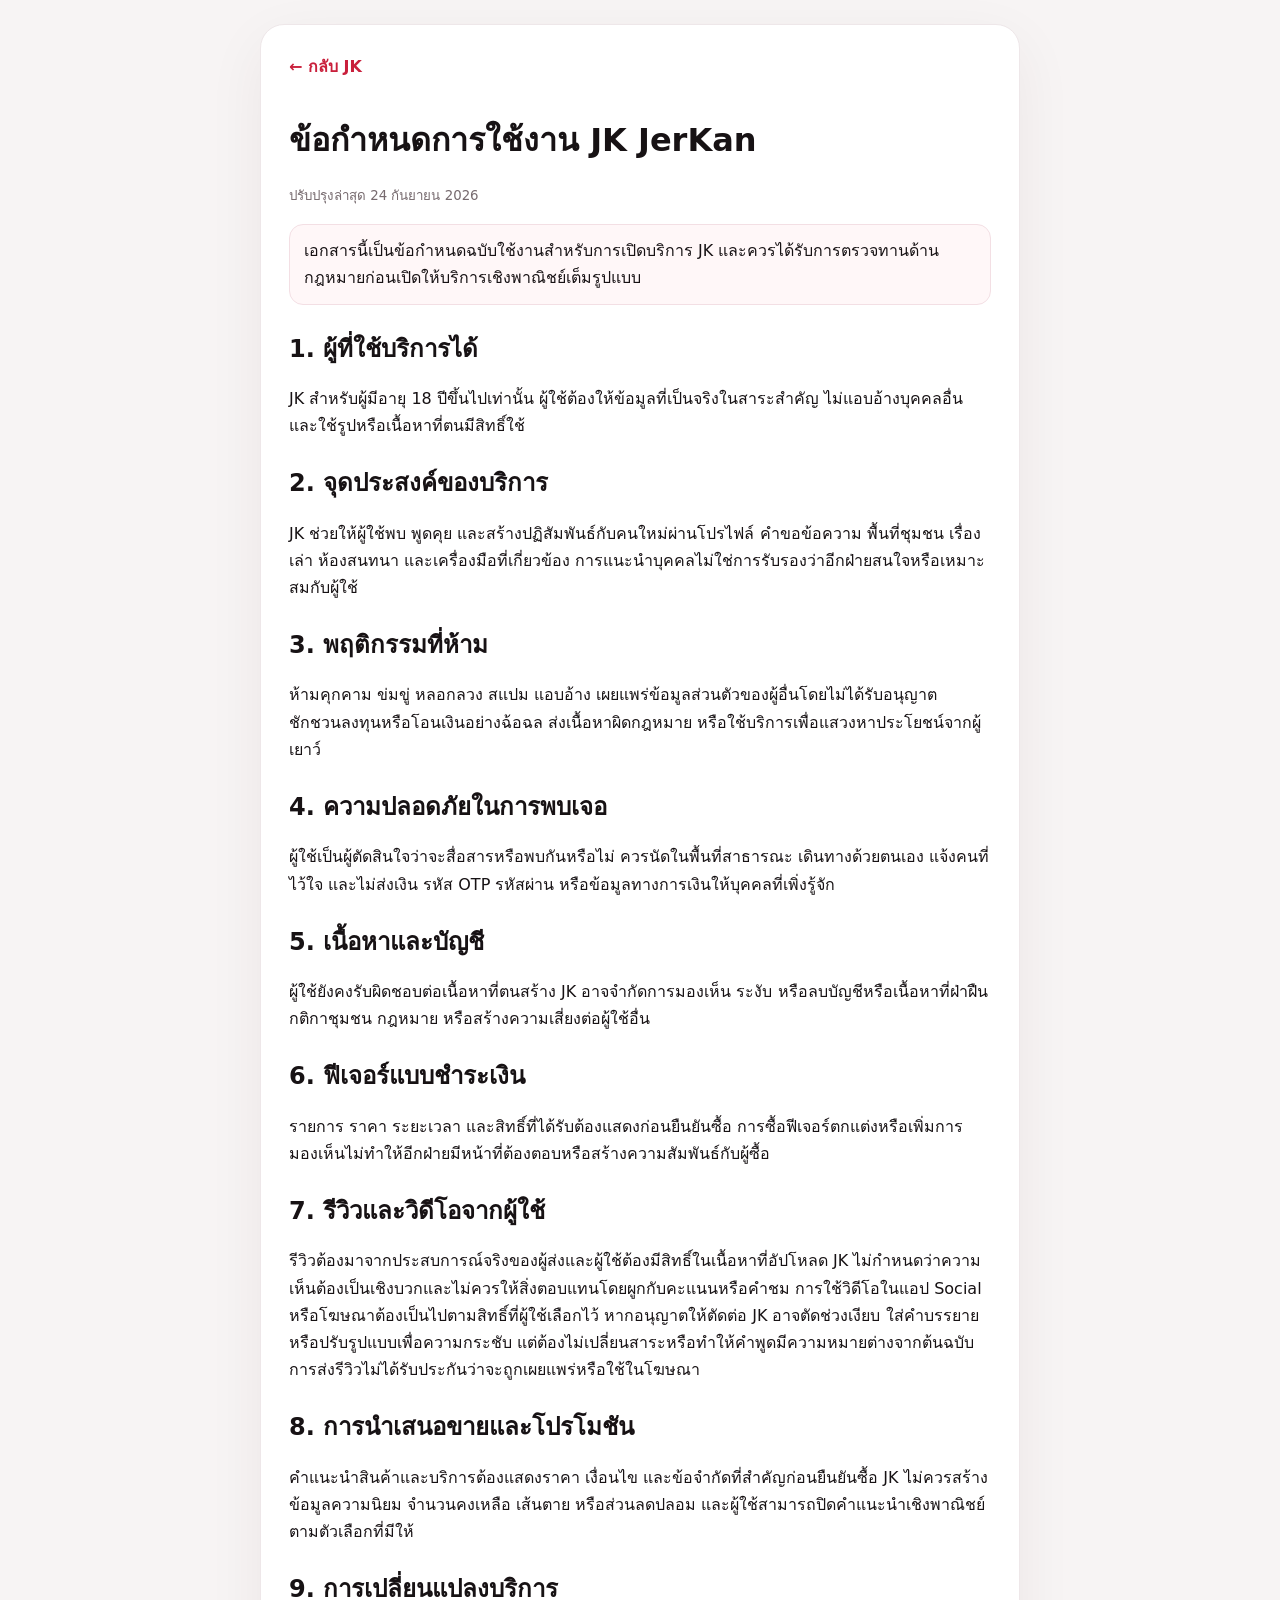
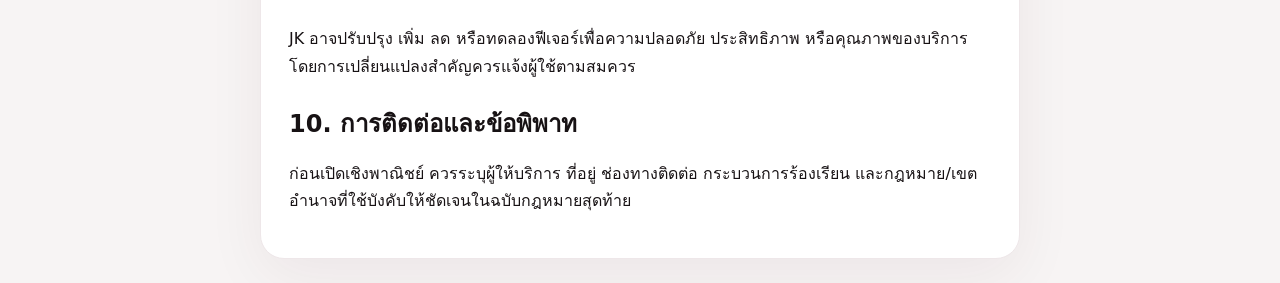
<file: landing/legal/terms.html>
<!doctype html>
<html lang="th">
<head>
<meta charset="utf-8">
<meta name="viewport" content="width=device-width,initial-scale=1,viewport-fit=cover">
<meta name="theme-color" content="#c91f3b">
<title>ข้อกำหนดการใช้งาน · JK JerKan</title>
<style>:root{font-family:"Noto Sans Thai","Leelawadee UI",system-ui,sans-serif;color:#171214;background:#f7f4f4}*{box-sizing:border-box}body{margin:0;padding:24px;background:#f7f4f4;line-height:1.7}main{max-width:760px;margin:auto;background:#fff;border:1px solid #eee7e9;border-radius:24px;padding:28px;box-shadow:0 18px 60px rgba(61,22,31,.06)}a{color:#c91f3b}h1{line-height:1.25}h2{margin-top:28px;line-height:1.35}small{color:#766a6e}.back{display:inline-block;margin-bottom:18px;text-decoration:none;font-weight:700}.note{padding:12px 14px;background:#fff7f8;border-radius:14px;border:1px solid #f3dfe4}</style>
</head>
<body><main>
<a class="back" href="../full.html?preview=1">← กลับ JK</a>
<h1>ข้อกำหนดการใช้งาน JK JerKan</h1>
<small>ปรับปรุงล่าสุด 24 กันยายน 2026</small>
<p class="note">เอกสารนี้เป็นข้อกำหนดฉบับใช้งานสำหรับการเปิดบริการ JK และควรได้รับการตรวจทานด้านกฎหมายก่อนเปิดให้บริการเชิงพาณิชย์เต็มรูปแบบ</p>
<h2>1. ผู้ที่ใช้บริการได้</h2><p>JK สำหรับผู้มีอายุ 18 ปีขึ้นไปเท่านั้น ผู้ใช้ต้องให้ข้อมูลที่เป็นจริงในสาระสำคัญ ไม่แอบอ้างบุคคลอื่น และใช้รูปหรือเนื้อหาที่ตนมีสิทธิ์ใช้</p>
<h2>2. จุดประสงค์ของบริการ</h2><p>JK ช่วยให้ผู้ใช้พบ พูดคุย และสร้างปฏิสัมพันธ์กับคนใหม่ผ่านโปรไฟล์ คำขอข้อความ พื้นที่ชุมชน เรื่องเล่า ห้องสนทนา และเครื่องมือที่เกี่ยวข้อง การแนะนำบุคคลไม่ใช่การรับรองว่าอีกฝ่ายสนใจหรือเหมาะสมกับผู้ใช้</p>
<h2>3. พฤติกรรมที่ห้าม</h2><p>ห้ามคุกคาม ข่มขู่ หลอกลวง สแปม แอบอ้าง เผยแพร่ข้อมูลส่วนตัวของผู้อื่นโดยไม่ได้รับอนุญาต ชักชวนลงทุนหรือโอนเงินอย่างฉ้อฉล ส่งเนื้อหาผิดกฎหมาย หรือใช้บริการเพื่อแสวงหาประโยชน์จากผู้เยาว์</p>
<h2>4. ความปลอดภัยในการพบเจอ</h2><p>ผู้ใช้เป็นผู้ตัดสินใจว่าจะสื่อสารหรือพบกันหรือไม่ ควรนัดในพื้นที่สาธารณะ เดินทางด้วยตนเอง แจ้งคนที่ไว้ใจ และไม่ส่งเงิน รหัส OTP รหัสผ่าน หรือข้อมูลทางการเงินให้บุคคลที่เพิ่งรู้จัก</p>
<h2>5. เนื้อหาและบัญชี</h2><p>ผู้ใช้ยังคงรับผิดชอบต่อเนื้อหาที่ตนสร้าง JK อาจจำกัดการมองเห็น ระงับ หรือลบบัญชีหรือเนื้อหาที่ฝ่าฝืนกติกาชุมชน กฎหมาย หรือสร้างความเสี่ยงต่อผู้ใช้อื่น</p>
<h2>6. ฟีเจอร์แบบชำระเงิน</h2><p>รายการ ราคา ระยะเวลา และสิทธิ์ที่ได้รับต้องแสดงก่อนยืนยันซื้อ การซื้อฟีเจอร์ตกแต่งหรือเพิ่มการมองเห็นไม่ทำให้อีกฝ่ายมีหน้าที่ต้องตอบหรือสร้างความสัมพันธ์กับผู้ซื้อ</p>
<h2>7. รีวิวและวิดีโอจากผู้ใช้</h2><p>รีวิวต้องมาจากประสบการณ์จริงของผู้ส่งและผู้ใช้ต้องมีสิทธิ์ในเนื้อหาที่อัปโหลด JK ไม่กำหนดว่าความเห็นต้องเป็นเชิงบวกและไม่ควรให้สิ่งตอบแทนโดยผูกกับคะแนนหรือคำชม การใช้วิดีโอในแอป Social หรือโฆษณาต้องเป็นไปตามสิทธิ์ที่ผู้ใช้เลือกไว้ หากอนุญาตให้ตัดต่อ JK อาจตัดช่วงเงียบ ใส่คำบรรยาย หรือปรับรูปแบบเพื่อความกระชับ แต่ต้องไม่เปลี่ยนสาระหรือทำให้คำพูดมีความหมายต่างจากต้นฉบับ การส่งรีวิวไม่ได้รับประกันว่าจะถูกเผยแพร่หรือใช้ในโฆษณา</p>
<h2>8. การนำเสนอขายและโปรโมชัน</h2><p>คำแนะนำสินค้าและบริการต้องแสดงราคา เงื่อนไข และข้อจำกัดที่สำคัญก่อนยืนยันซื้อ JK ไม่ควรสร้างข้อมูลความนิยม จำนวนคงเหลือ เส้นตาย หรือส่วนลดปลอม และผู้ใช้สามารถปิดคำแนะนำเชิงพาณิชย์ตามตัวเลือกที่มีให้</p>
<h2>9. การเปลี่ยนแปลงบริการ</h2><p>JK อาจปรับปรุง เพิ่ม ลด หรือทดลองฟีเจอร์เพื่อความปลอดภัย ประสิทธิภาพ หรือคุณภาพของบริการ โดยการเปลี่ยนแปลงสำคัญควรแจ้งผู้ใช้ตามสมควร</p>
<h2>10. การติดต่อและข้อพิพาท</h2><p>ก่อนเปิดเชิงพาณิชย์ ควรระบุผู้ให้บริการ ที่อยู่ ช่องทางติดต่อ กระบวนการร้องเรียน และกฎหมาย/เขตอำนาจที่ใช้บังคับให้ชัดเจนในฉบับกฎหมายสุดท้าย</p>
</main></body></html>
</file>
